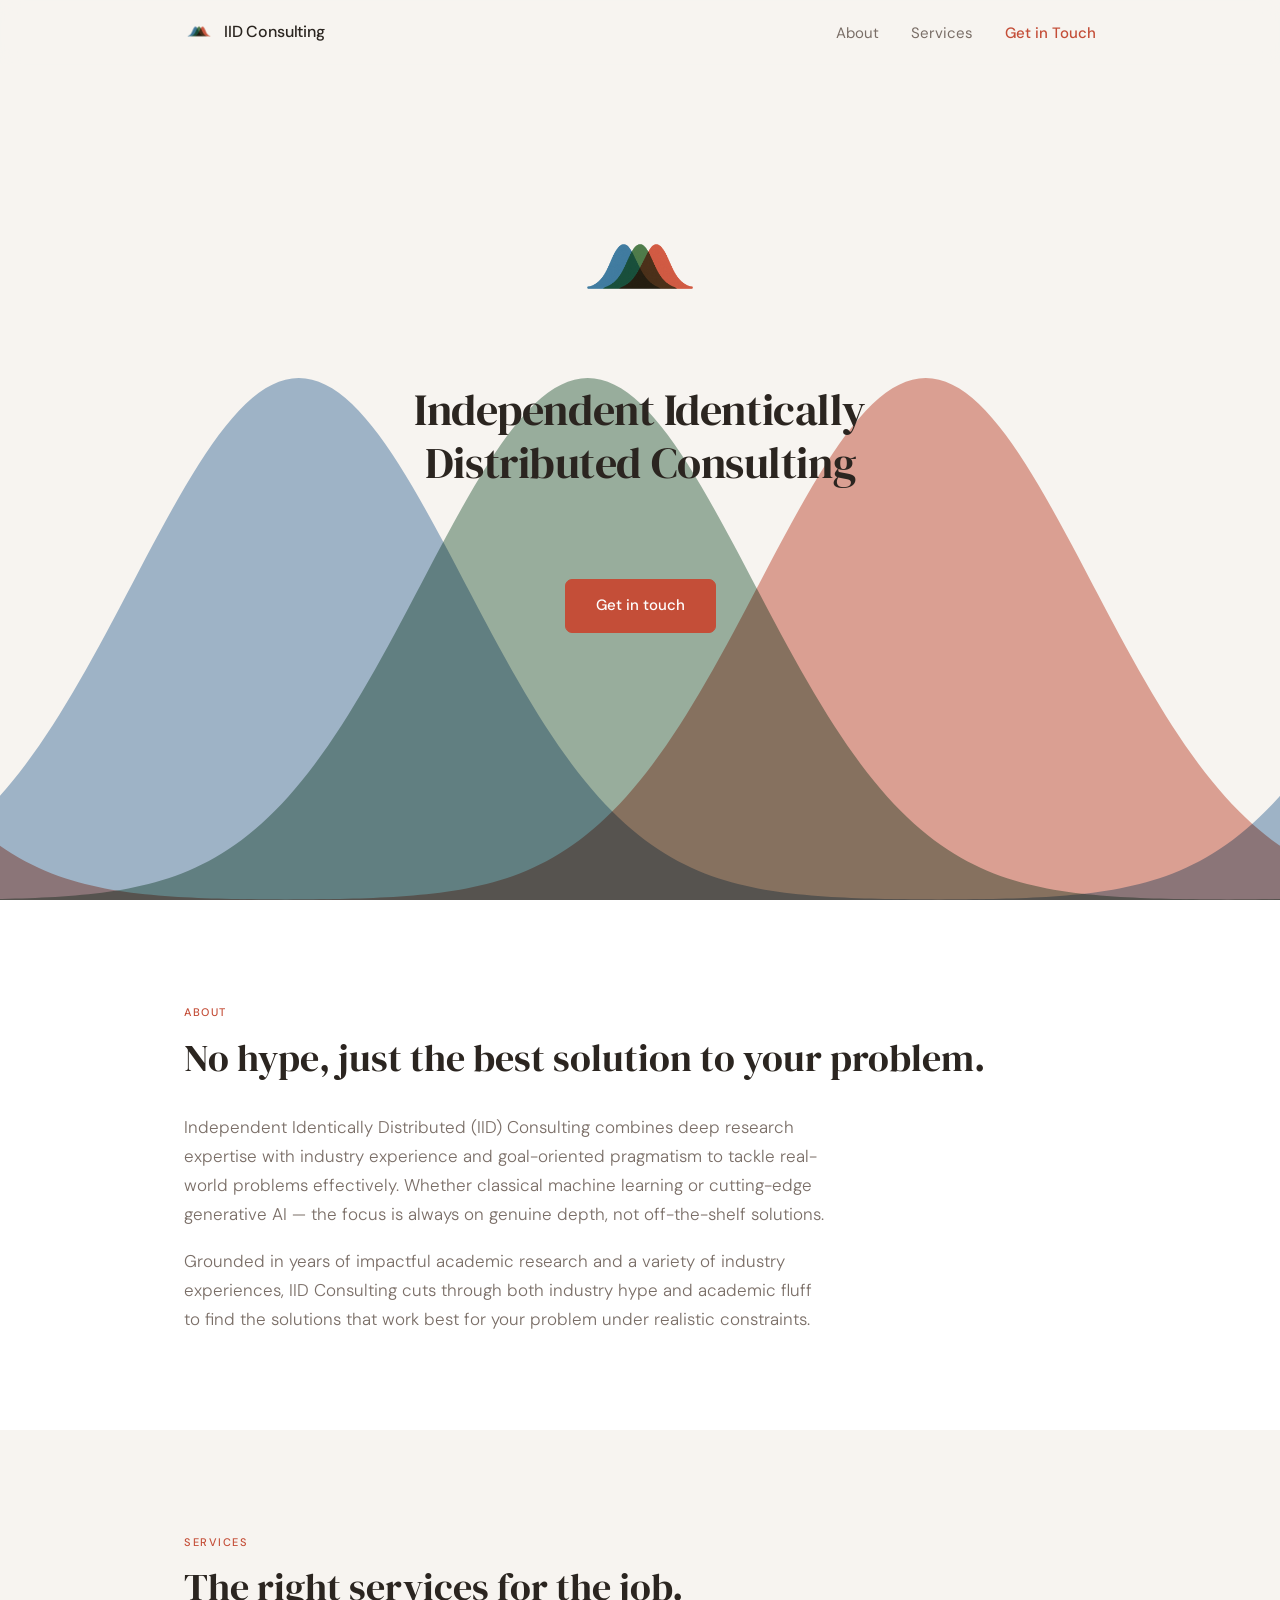
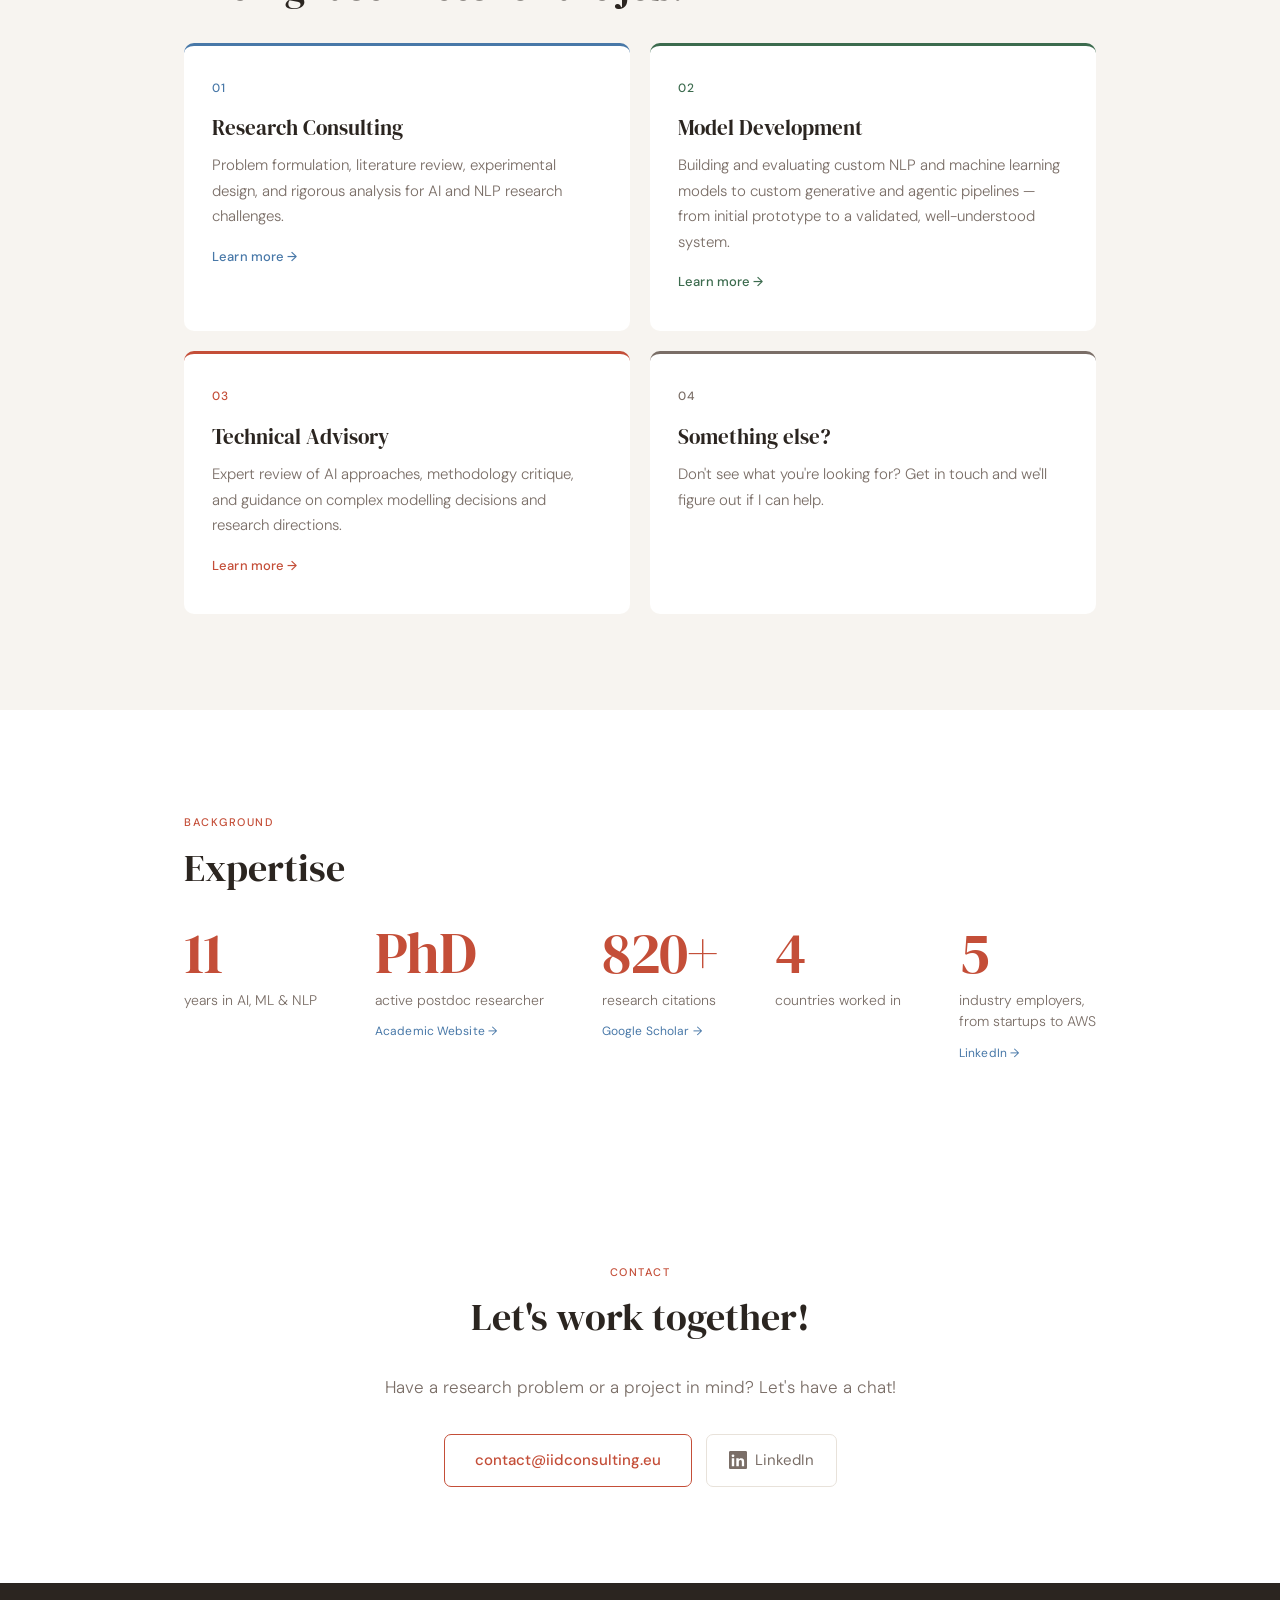
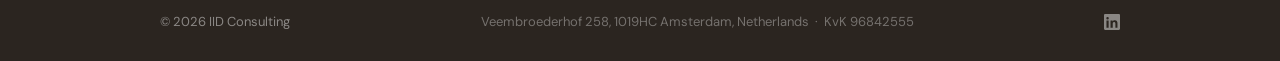
<file: index.html>
<!DOCTYPE html>
<html lang="en">
<head>
  <meta charset="UTF-8">
  <meta name="viewport" content="width=device-width, initial-scale=1.0">
  <meta name="description" content="IID Consulting — Expert Research and Development in Artificial Intelligence, Machine Learning, and Natural Language Processing.">
  <meta property="og:title" content="IID Consulting">
  <meta property="og:description" content="Expert research and development in AI, ML &amp; NLP.">
  <meta property="og:type" content="website">
  <meta property="og:url" content="https://iidconsulting.eu">
  <meta property="og:image" content="https://iidconsulting.eu/img/logo.png">
  <title>IID Consulting</title>
  <link rel="icon" type="image/png" href="img/logo_zoomed.png">
  <link rel="apple-touch-icon" href="img/logo_zoomed.png">
  <link rel="preconnect" href="https://fonts.googleapis.com">
  <link rel="preconnect" href="https://fonts.gstatic.com" crossorigin>
  <link rel="preload" as="style" href="https://fonts.googleapis.com/css2?family=DM+Sans:ital,opsz,wght@0,9..40,300;0,9..40,400;0,9..40,500;1,9..40,300&family=DM+Serif+Display:ital@0;1&display=swap">
  <link href="https://fonts.googleapis.com/css2?family=DM+Sans:ital,opsz,wght@0,9..40,300;0,9..40,400;0,9..40,500;1,9..40,300&family=DM+Serif+Display:ital@0;1&display=swap" rel="stylesheet">
  <link rel="stylesheet" href="style.css">

  <!-- Structured data -->
  <script type="application/ld+json">
  {
    "@context": "https://schema.org",
    "@type": "ProfessionalService",
    "name": "IID Consulting",
    "url": "https://iidconsulting.eu",
    "logo": "https://iidconsulting.eu/img/logo.png",
    "description": "Expert research and development in artificial intelligence, machine learning, and natural language processing.",
    "email": "contact@iidconsulting.eu",
    "address": {
      "@type": "PostalAddress",
      "addressLocality": "Amsterdam",
      "addressCountry": "NL"
    },
    "areaServed": "Worldwide",
    "knowsAbout": ["Artificial Intelligence", "Machine Learning", "Natural Language Processing", "NLP Research", "AI Consulting", "Generative AI", "Agentic AI"]
  }
  </script>

  <!-- Google tag (gtag.js) -->
  <script async src="https://www.googletagmanager.com/gtag/js?id=G-2B59NY2WZ6"></script>
  <script>
    window.dataLayer = window.dataLayer || [];
    function gtag(){dataLayer.push(arguments);}
    gtag('js', new Date());
    gtag('config', 'G-2B59NY2WZ6');
  </script>
</head>
<body>

<nav id="navbar">
  <div class="nav-inner">
    <a href="#" class="nav-brand">
      <img src="img/logo_transparent.png" alt="IID Consulting" class="nav-logo">
      <span class="nav-name">IID Consulting</span>
    </a>
    <ul class="nav-links">
      <li><a href="#about">About</a></li>
      <li class="nav-has-dropdown">
          <a href="#services">Services</a>
          <ul class="nav-dropdown">
            <li><a href="research-consulting.html">Research Consulting</a></li>
            <li><a href="model-development.html">Model Development</a></li>
            <li><a href="technical-advisory.html">Technical Advisory</a></li>
          </ul>
        </li>
      <li><a href="#contact" class="nav-cta">Get in Touch</a></li>
    </ul>
  </div>
</nav>

<main>

  <section id="hero">
    <canvas id="hero-canvas" aria-hidden="true"></canvas>
    <div class="hero-inner">
      <img src="img/logo_transparent.png" alt="IID Consulting" class="hero-logo">
      <h1>Independent Identically<br> Distributed Consulting</h1>
      <p class="hero-sub"><span>Machine Learning</span><span> · </span><span>Natural Language Processing</span><span> · </span><span>Generative AI</span><span> · </span><span>Agentic AI</span></p>
      <a href="#contact" class="btn">Get in touch</a>
    </div>
  </section>

  <section id="about">
    <div class="section-inner">
      <span class="label">About</span>
      <h2>No hype, just the best solution to your problem.</h2>
      <div class="about-text">
        <p>
          Independent Identically Distributed (IID) Consulting combines deep research expertise with industry experience and goal-oriented pragmatism to tackle real-world problems effectively.
          Whether classical machine learning or cutting-edge generative AI — the focus is always on genuine depth, not off-the-shelf solutions.
        </p>
        <p>
          Grounded in years of impactful academic research and a variety of industry experiences,
          IID Consulting cuts through both industry hype and academic fluff to find the solutions that work best for your problem under realistic constraints.
        </p>
      </div>
    </div>
  </section>

  <section id="services">
    <div class="section-inner">
      <span class="label">Services</span>
      <h2>The right services for the job.</h2>
      <div class="services-grid">
        <div class="service-card" style="--accent: var(--blue)">
          <span class="service-num">01</span>
          <h3>Research Consulting</h3>
          <p>Problem formulation, literature review, experimental design, and rigorous analysis for AI and NLP research challenges.</p>
          <a href="research-consulting.html" class="service-link">Learn more →</a>
        </div>
        <div class="service-card" style="--accent: var(--green)">
          <span class="service-num">02</span>
          <h3>Model Development</h3>
          <p>Building and evaluating custom NLP and machine learning models to custom generative and agentic pipelines — from initial prototype to a validated, well-understood system.</p>
          <a href="model-development.html" class="service-link">Learn more →</a>
        </div>
        <div class="service-card" style="--accent: var(--terracotta)">
          <span class="service-num">03</span>
          <h3>Technical Advisory</h3>
          <p>Expert review of AI approaches, methodology critique, and guidance on complex modelling decisions and research directions.</p>
          <a href="technical-advisory.html" class="service-link">Learn more →</a>
        </div>
        <div class="service-card" style="--accent: var(--muted)">
          <span class="service-num">04</span>
          <h3>Something else?</h3>
          <p>Don't see what you're looking for? Get in touch and we'll figure out if I can help.</p>
        </div>
      </div>
    </div>
  </section>

  <section id="credentials">
    <div class="section-inner">
      <span class="label">Background</span>
      <h2>Expertise</h2>
      <div class="credentials-grid">
        <div class="cred-item">
          <span class="cred-num" data-count="14">14</span>
          <span class="cred-label">years in AI, ML & NLP</span>
        </div>
        <div class="cred-item">
          <span class="cred-num">PhD</span>
          <span class="cred-label">active postdoc researcher</span>
          <a href="https://dennisulmer.eu/" target="_blank" rel="noopener noreferrer" class="cred-link">Academic Website →</a>
        </div>
        <div class="cred-item">
          <span class="cred-num" data-count="1000" data-suffix="+">1000+</span>
          <span class="cred-label">research citations</span>
          <a href="https://scholar.google.com/citations?user=rn9WoaEAAAAJ&hl=en" target="_blank" rel="noopener noreferrer" class="cred-link">Google Scholar →</a>
        </div>
        <div class="cred-item">
          <span class="cred-num" data-count="5">5</span>
          <span class="cred-label">countries worked in</span>
        </div>
        <div class="cred-item">
          <span class="cred-num" data-count="6">6</span>
          <span class="cred-label">industry employers,<br> from startups to AWS</span>
          <a href="https://www.linkedin.com/in/dennis-ulmer" target="_blank" rel="noopener noreferrer" class="cred-link">LinkedIn →</a>
        </div>
      </div>
    </div>
  </section>

  <section id="contact">
    <div class="section-inner contact-inner">
      <span class="label">Contact</span>
      <h2>Let's work together!</h2>
      <p class="contact-sub">Have a research problem or a project in mind? Let's have a chat!</p>
      <div class="contact-actions">
        <a href="mailto:contact@iidconsulting.eu" class="btn btn-outline">contact@iidconsulting.eu</a>
        <a href="https://www.linkedin.com/company/107935079" target="_blank" rel="noopener noreferrer" class="btn btn-linkedin" aria-label="LinkedIn">
          <svg xmlns="http://www.w3.org/2000/svg" width="18" height="18" viewBox="0 0 24 24" fill="currentColor" aria-hidden="true"><path d="M20.447 20.452H17.1v-5.569c0-1.328-.027-3.037-1.852-3.037-1.853 0-2.136 1.445-2.136 2.939v5.667H9.768V9.75h3.2v1.533h.046c.447-.844 1.538-1.733 3.166-1.733 3.387 0 4.012 2.229 4.012 5.128v5.774zM5.337 8.217a1.857 1.857 0 1 1 0-3.714 1.857 1.857 0 0 1 0 3.714zM6.958 20.452H3.713V9.75h3.245v10.702zM22.225 0H1.771C.792 0 0 .774 0 1.729v20.542C0 23.227.792 24 1.771 24h20.451C23.2 24 24 23.227 24 22.271V1.729C24 .774 23.2 0 22.225 0z"/></svg>
          LinkedIn
        </a>
      </div>
    </div>
  </section>

</main>

<footer>
  <div class="footer-inner">
    <span>© 2026 IID Consulting</span>
    <span class="footer-meta">Veembroederhof 258, 1019HC Amsterdam, Netherlands &nbsp;·&nbsp; KvK 96842555</span>
    <a href="https://www.linkedin.com/company/107935079" target="_blank" rel="noopener noreferrer" class="footer-linkedin" aria-label="LinkedIn">
      <svg xmlns="http://www.w3.org/2000/svg" width="16" height="16" viewBox="0 0 24 24" fill="currentColor" aria-hidden="true"><path d="M20.447 20.452H17.1v-5.569c0-1.328-.027-3.037-1.852-3.037-1.853 0-2.136 1.445-2.136 2.939v5.667H9.768V9.75h3.2v1.533h.046c.447-.844 1.538-1.733 3.166-1.733 3.387 0 4.012 2.229 4.012 5.128v5.774zM5.337 8.217a1.857 1.857 0 1 1 0-3.714 1.857 1.857 0 0 1 0 3.714zM6.958 20.452H3.713V9.75h3.245v10.702zM22.225 0H1.771C.792 0 0 .774 0 1.729v20.542C0 23.227.792 24 1.771 24h20.451C23.2 24 24 23.227 24 22.271V1.729C24 .774 23.2 0 22.225 0z"/></svg>
    </a>
  </div>
</footer>

<script>
  // Services dropdown toggle for touch devices
  document.querySelectorAll('.nav-has-dropdown').forEach(item => {
    item.querySelector('a').addEventListener('click', e => {
      if (!window.matchMedia('(hover: hover)').matches) {
        e.preventDefault();
        const isOpen = item.classList.contains('open');
        document.querySelectorAll('.nav-has-dropdown').forEach(el => el.classList.remove('open'));
        if (!isOpen) item.classList.add('open');
      }
    });
  });
  document.addEventListener('click', e => {
    if (!e.target.closest('.nav-has-dropdown'))
      document.querySelectorAll('.nav-has-dropdown').forEach(el => el.classList.remove('open'));
  });

  // Nav shadow on scroll
  const navbar = document.getElementById('navbar');
  window.addEventListener('scroll', () => {
    navbar.classList.toggle('scrolled', window.scrollY > 20);
  }, { passive: true });

  // Count-up animation for credentials
  (function () {
    if (window.matchMedia('(prefers-reduced-motion: reduce)').matches) return;
    const section = document.getElementById('credentials');
    const els = section.querySelectorAll('[data-count]');

    const countUp = (el) => {
      const target = +el.dataset.count;
      const suffix = el.dataset.suffix || '';
      const duration = 1200;
      const start = performance.now();
      const tick = (now) => {
        const p = Math.min((now - start) / duration, 1);
        const eased = 1 - Math.pow(1 - p, 3);
        el.textContent = Math.round(eased * target) + suffix;
        if (p < 1) requestAnimationFrame(tick);
      };
      requestAnimationFrame(tick);
    };

    const observer = new IntersectionObserver((entries) => {
      if (entries[0].isIntersecting) {
        els.forEach(countUp);
        observer.disconnect();
      }
    }, { threshold: 0.4 });

    observer.observe(section);
  }());

  // Animated Gaussian curves
  (function () {
    const canvas = document.getElementById('hero-canvas');
    if (!canvas) return;
    const ctx = canvas.getContext('2d');

    const CREAM = '#F7F4F0';
    const CURVES = [
      { color: 'rgba(72, 120, 168, 0.5)',  speed: -13 },
      { color: 'rgba(60, 107, 78,  0.5)',  speed: -32 },
      { color: 'rgba(196, 78, 56,  0.5)',  speed: -21 },
    ];

    let positions;
    let lastTime = null;
    let rafId;

    function resize() {
      canvas.width  = canvas.offsetWidth;
      canvas.height = canvas.offsetHeight;
      if (!positions) {
        positions = [0.25, 0.50, 0.75].map(p => p * canvas.width);
      }
    }

    function drawBell(cx) {
      const w = canvas.width, h = canvas.height;
      const sigma     = Math.max(w * 0.13, h * 0.09);
      const amplitude = h * (w < 768 ? 0.41 : 0.58);
      const extent    = sigma * 5;
      const steps     = 250;

      ctx.beginPath();
      ctx.moveTo(cx - extent, h);
      for (let i = 0; i <= steps; i++) {
        const x = cx - extent + extent * 2 * (i / steps);
        const y = h - amplitude * Math.exp(-((x - cx) ** 2) / (2 * sigma ** 2));
        ctx.lineTo(x, y);
      }
      ctx.lineTo(cx + extent, h);
      ctx.closePath();
      ctx.fill();
    }

    function draw() {
      const w = canvas.width, h = canvas.height;

      ctx.globalCompositeOperation = 'source-over';
      ctx.fillStyle = CREAM;
      ctx.fillRect(0, 0, w, h);

      ctx.globalCompositeOperation = 'multiply';
      CURVES.forEach((curve, i) => {
        ctx.fillStyle = curve.color;
        const x = ((positions[i] % w) + w) % w;
        drawBell(x);
        drawBell(x - w);
        drawBell(x + w);
      });
    }

    function animate(ts) {
      if (lastTime === null) lastTime = ts;
      const dt = Math.min((ts - lastTime) / 1000, 0.05);
      lastTime = ts;
      CURVES.forEach((c, i) => { positions[i] += c.speed * dt; });
      draw();
      rafId = requestAnimationFrame(animate);
    }

    const reduced = window.matchMedia('(prefers-reduced-motion: reduce)');

    function start() {
      resize();
      if (reduced.matches) { draw(); return; }
      rafId = requestAnimationFrame(animate);
    }

    window.addEventListener('resize', () => {
      cancelAnimationFrame(rafId);
      lastTime = null;
      resize();
      if (!reduced.matches) rafId = requestAnimationFrame(animate);
    }, { passive: true });

    start();
  }());
</script>

</body>
</html>
</file>
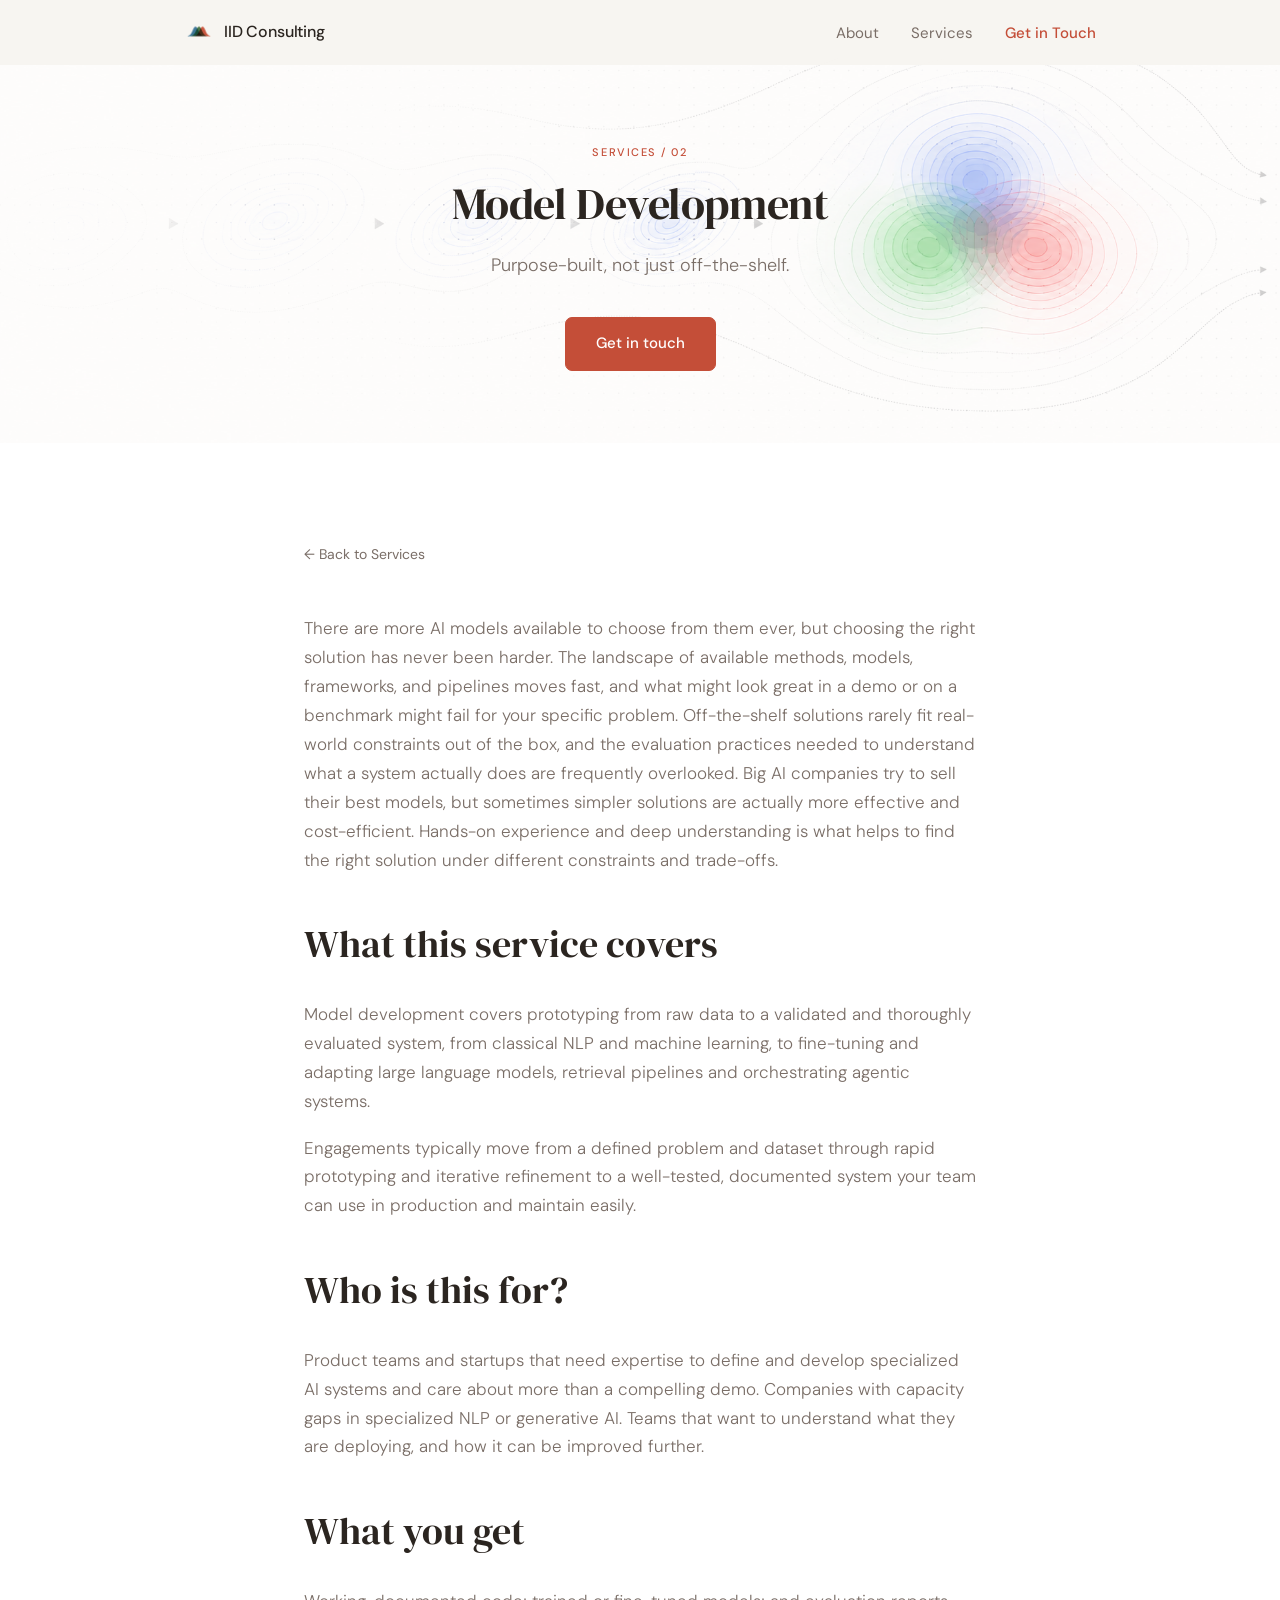
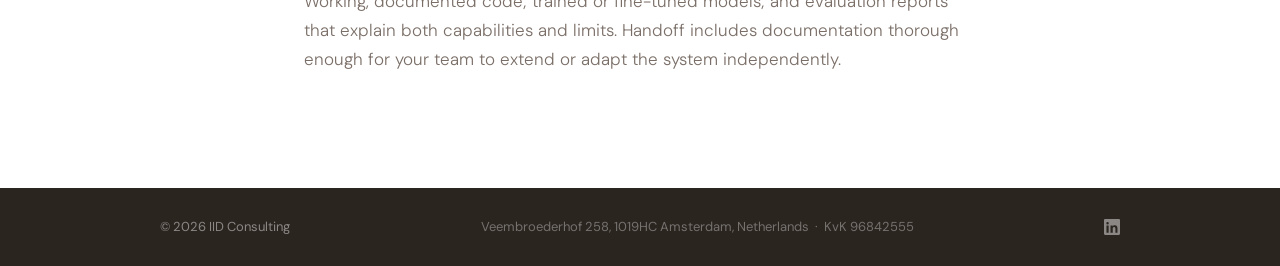
<file: model-development.html>
<!DOCTYPE html>
<html lang="en">
<head>
  <meta charset="UTF-8">
  <meta name="viewport" content="width=device-width, initial-scale=1.0">
  <meta name="description" content="IID Consulting — Custom Model Development for NLP, Machine Learning, and Generative AI.">
  <meta property="og:title" content="Model Development — IID Consulting">
  <meta property="og:description" content="Custom model development for NLP, ML, and Generative AI.">
  <meta property="og:type" content="website">
  <meta property="og:url" content="https://iidconsulting.eu/model-development">
  <meta property="og:image" content="https://iidconsulting.eu/img/logo.png">
  <title>Model Development — IID Consulting</title>
  <link rel="icon" type="image/png" href="img/logo_zoomed.png">
  <link rel="apple-touch-icon" href="img/logo_zoomed.png">
  <link rel="preconnect" href="https://fonts.googleapis.com">
  <link rel="preconnect" href="https://fonts.gstatic.com" crossorigin>
  <link rel="preload" as="style" href="https://fonts.googleapis.com/css2?family=DM+Sans:ital,opsz,wght@0,9..40,300;0,9..40,400;0,9..40,500;1,9..40,300&family=DM+Serif+Display:ital@0;1&display=swap">
  <link href="https://fonts.googleapis.com/css2?family=DM+Sans:ital,opsz,wght@0,9..40,300;0,9..40,400;0,9..40,500;1,9..40,300&family=DM+Serif+Display:ital@0;1&display=swap" rel="stylesheet">
  <link rel="stylesheet" href="style.css">
  <style>
    .page-hero {
      position: relative;
      padding: calc(var(--nav-height) + 72px) 24px 72px;
      text-align: center;
      background-size: cover;
      background-position: center;
      background-color: var(--cream);
    }
    .page-hero::before {
      content: '';
      position: absolute;
      inset: 0;
      background: rgba(247, 244, 240, 0.2);
    }
    .page-hero > * { position: relative; z-index: 1; }
    .page-hero .label { margin-bottom: 16px; }
    .page-hero h1 {
      font-family: var(--font-display);
      font-size: clamp(28px, 5vw, 44px);
      font-weight: 400;
      color: var(--text);
      line-height: 1.2;
      letter-spacing: -0.01em;
      margin-bottom: 20px;
    }
    .page-hero p {
      font-size: clamp(15px, 2.5vw, 18px);
      color: var(--muted);
      font-weight: 300;
      max-width: 560px;
      margin: 0 auto 36px;
    }
    .page-content {
      background: var(--white);
    }
    .page-content .section-inner {
      max-width: 720px;
    }
    .page-content h2 {
      margin-top: 48px;
    }
    .page-content h2:first-child {
      margin-top: 0;
    }
    .page-content p {
      color: var(--muted);
      font-weight: 300;
      font-size: 17px;
      margin-bottom: 18px;
    }
    .back-link {
      display: inline-flex;
      align-items: center;
      gap: 6px;
      font-size: 14px;
      font-weight: 400;
      color: var(--muted);
      text-decoration: none;
      margin-bottom: 48px;
      transition: color 0.15s;
    }
    .back-link:hover { color: var(--text); text-decoration: none; }
  </style>

  <!-- Google tag (gtag.js) -->
  <script async src="https://www.googletagmanager.com/gtag/js?id=G-2B59NY2WZ6"></script>
  <script>
    window.dataLayer = window.dataLayer || [];
    function gtag(){dataLayer.push(arguments);}
    gtag('js', new Date());
    gtag('config', 'G-2B59NY2WZ6');
  </script>
</head>
<body>

<nav id="navbar">
  <div class="nav-inner">
    <a href="index.html" class="nav-brand">
      <img src="img/logo_transparent.png" alt="IID Consulting" class="nav-logo">
      <span class="nav-name">IID Consulting</span>
    </a>
    <ul class="nav-links">
      <li><a href="index.html#about">About</a></li>
      <li class="nav-has-dropdown">
          <a href="index.html#services">Services</a>
          <ul class="nav-dropdown">
            <li><a href="research-consulting.html">Research Consulting</a></li>
            <li><a href="model-development.html">Model Development</a></li>
            <li><a href="technical-advisory.html">Technical Advisory</a></li>
          </ul>
        </li>
      <li><a href="index.html#contact" class="nav-cta">Get in Touch</a></li>
    </ul>
  </div>
</nav>

<main>

  <section class="page-hero" style="background-image: url('img/model_development_v2.png')">
    <span class="label">Services / 02</span>
    <h1>Model Development</h1>
    <p>Purpose-built, not just off-the-shelf.</p>
    <a href="index.html#contact" class="btn">Get in touch</a>
  </section>

  <section class="page-content">
    <div class="section-inner">
      <a href="index.html#services" class="back-link">← Back to Services</a>

      <p>
        There are more AI models available to choose from them ever, but choosing the right solution has never been harder.
        The landscape of available methods, models, frameworks, and pipelines moves fast, and what might look great in a demo or on a benchmark might fail for your specific problem.

        Off-the-shelf solutions rarely fit real-world constraints out of the box, and the evaluation practices needed to understand what a system actually does are frequently overlooked.
        Big AI companies try to sell their best models, but sometimes simpler solutions are actually more effective and cost-efficient.
        Hands-on experience and deep understanding is what helps to find the right solution under different constraints and trade-offs.
      </p>

      <h2>What this service covers</h2>
      <p>Model development covers prototyping from raw data to a validated and thoroughly evaluated system, from classical NLP and machine learning, to fine-tuning and adapting large language models, retrieval pipelines and orchestrating agentic systems.</p>
      <p>Engagements typically move from a defined problem and dataset through rapid prototyping and iterative refinement to a well-tested, documented system your team can use in production and maintain easily.</p>

      <h2>Who is this for?</h2>
      <p>Product teams and startups that need expertise to define and develop specialized AI systems and care about more than a compelling demo.
        Companies with capacity gaps in specialized NLP or generative AI.
        Teams that want to understand what they are deploying, and how it can be improved further.</p>

      <h2>What you get</h2>
      <p>Working, documented code; trained or fine-tuned models; and evaluation reports that explain both capabilities and limits.
        Handoff includes documentation thorough enough for your team to extend or adapt the system independently.</p>
    </div>
  </section>

</main>

<footer>
  <div class="footer-inner">
    <span>© 2026 IID Consulting</span>
    <span class="footer-meta">Veembroederhof 258, 1019HC Amsterdam, Netherlands &nbsp;·&nbsp; KvK 96842555</span>
    <a href="https://www.linkedin.com/company/107935079" target="_blank" rel="noopener noreferrer" class="footer-linkedin" aria-label="LinkedIn">
      <svg xmlns="http://www.w3.org/2000/svg" width="16" height="16" viewBox="0 0 24 24" fill="currentColor" aria-hidden="true"><path d="M20.447 20.452H17.1v-5.569c0-1.328-.027-3.037-1.852-3.037-1.853 0-2.136 1.445-2.136 2.939v5.667H9.768V9.75h3.2v1.533h.046c.447-.844 1.538-1.733 3.166-1.733 3.387 0 4.012 2.229 4.012 5.128v5.774zM5.337 8.217a1.857 1.857 0 1 1 0-3.714 1.857 1.857 0 0 1 0 3.714zM6.958 20.452H3.713V9.75h3.245v10.702zM22.225 0H1.771C.792 0 0 .774 0 1.729v20.542C0 23.227.792 24 1.771 24h20.451C23.2 24 24 23.227 24 22.271V1.729C24 .774 23.2 0 22.225 0z"/></svg>
    </a>
  </div>
</footer>

<script>
  document.querySelectorAll('.nav-has-dropdown').forEach(item => {
    item.querySelector('a').addEventListener('click', e => {
      if (!window.matchMedia('(hover: hover)').matches) {
        e.preventDefault();
        const isOpen = item.classList.contains('open');
        document.querySelectorAll('.nav-has-dropdown').forEach(el => el.classList.remove('open'));
        if (!isOpen) item.classList.add('open');
      }
    });
  });
  document.addEventListener('click', e => {
    if (!e.target.closest('.nav-has-dropdown'))
      document.querySelectorAll('.nav-has-dropdown').forEach(el => el.classList.remove('open'));
  });

  const navbar = document.getElementById('navbar');
  window.addEventListener('scroll', () => {
    navbar.classList.toggle('scrolled', window.scrollY > 20);
  }, { passive: true });
</script>

</body>
</html>
</file>
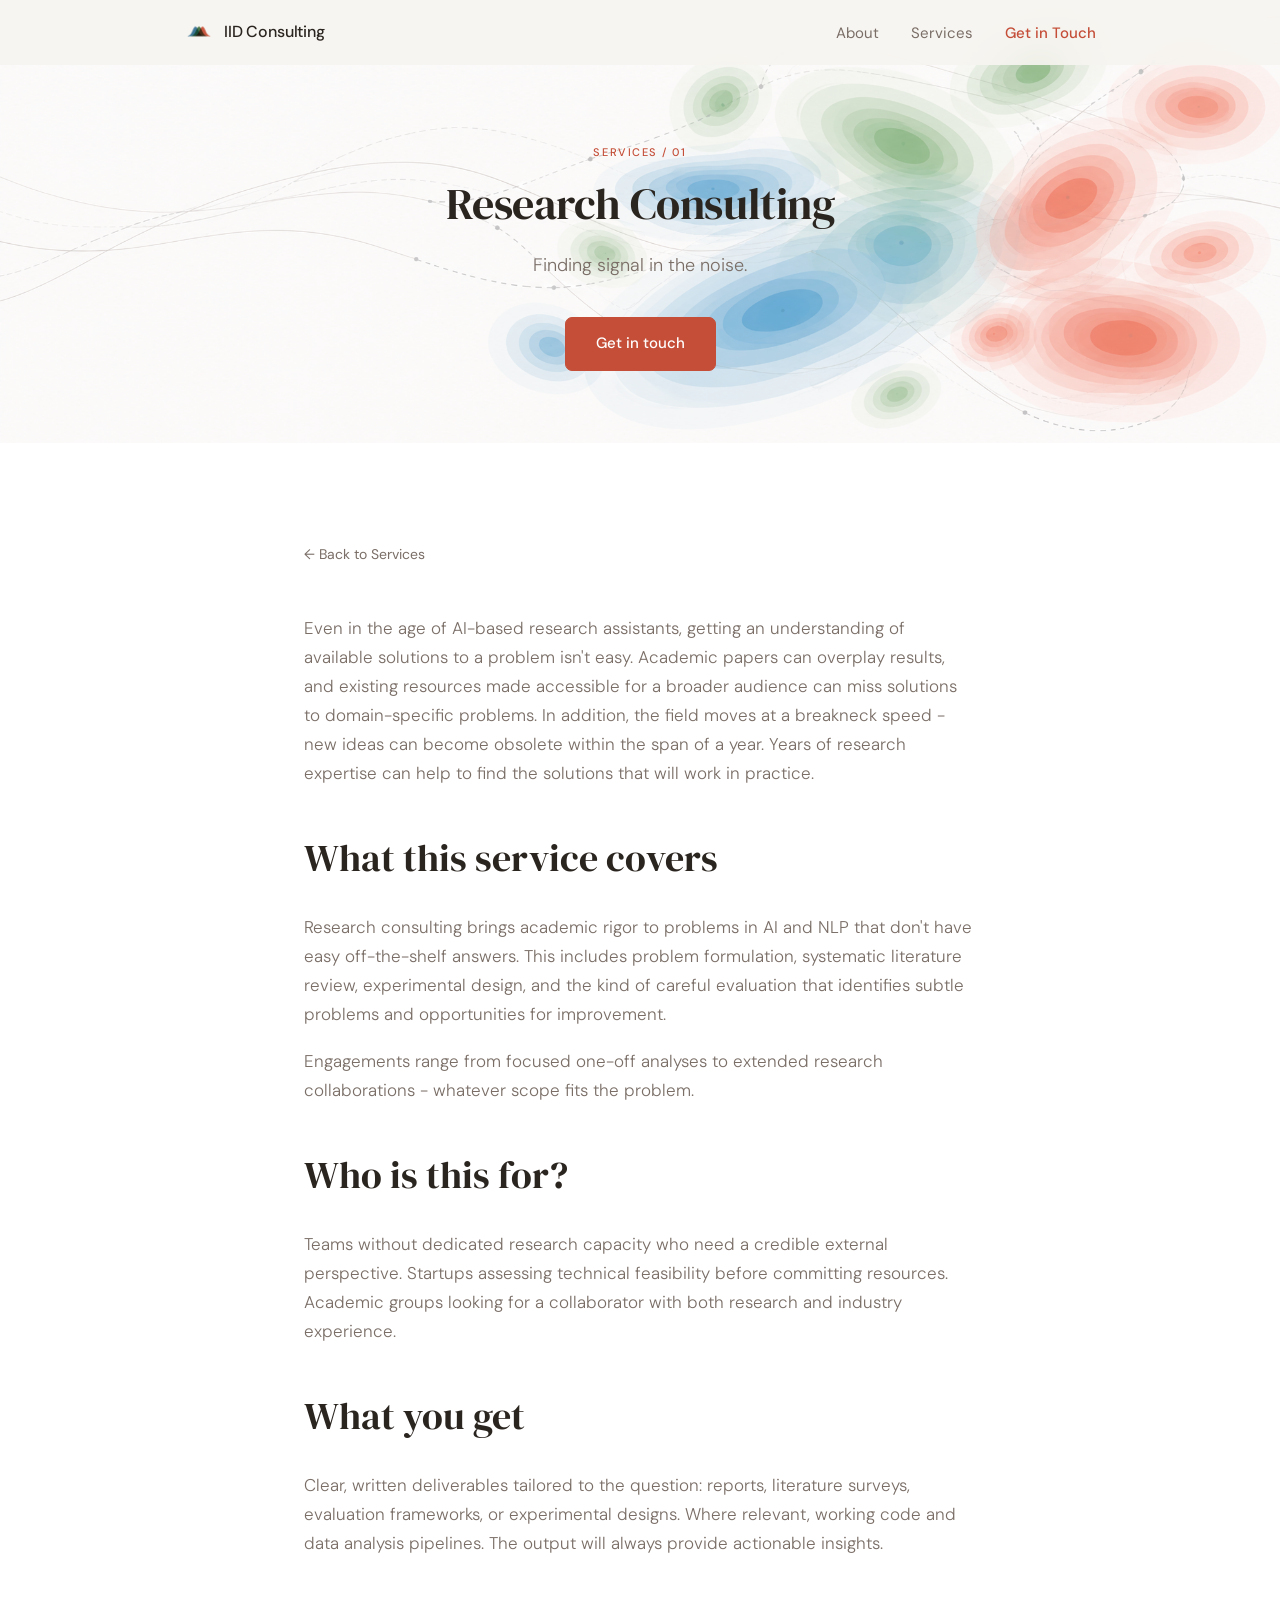
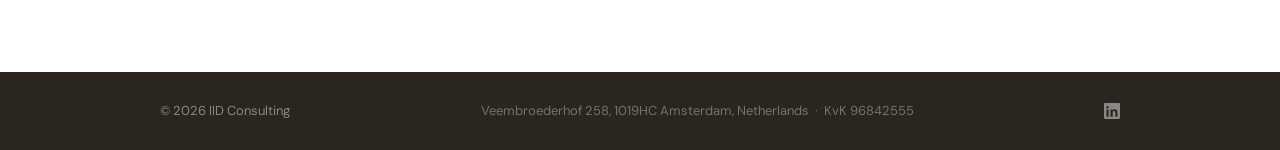
<file: research-consulting.html>
<!DOCTYPE html>
<html lang="en">
<head>
  <meta charset="UTF-8">
  <meta name="viewport" content="width=device-width, initial-scale=1.0">
  <meta name="description" content="IID Consulting — Research Consulting in AI, Machine Learning, and Natural Language Processing.">
  <meta property="og:title" content="Research Consulting — IID Consulting">
  <meta property="og:description" content="Research Consulting in AI, ML &amp; NLP.">
  <meta property="og:type" content="website">
  <meta property="og:url" content="https://iidconsulting.eu/research-consulting">
  <meta property="og:image" content="https://iidconsulting.eu/img/logo.png">
  <title>Research Consulting — IID Consulting</title>
  <link rel="icon" type="image/png" href="img/logo_zoomed.png">
  <link rel="apple-touch-icon" href="img/logo_zoomed.png">
  <link rel="preconnect" href="https://fonts.googleapis.com">
  <link rel="preconnect" href="https://fonts.gstatic.com" crossorigin>
  <link rel="preload" as="style" href="https://fonts.googleapis.com/css2?family=DM+Sans:ital,opsz,wght@0,9..40,300;0,9..40,400;0,9..40,500;1,9..40,300&family=DM+Serif+Display:ital@0;1&display=swap">
  <link href="https://fonts.googleapis.com/css2?family=DM+Sans:ital,opsz,wght@0,9..40,300;0,9..40,400;0,9..40,500;1,9..40,300&family=DM+Serif+Display:ital@0;1&display=swap" rel="stylesheet">
  <link rel="stylesheet" href="style.css">
  <style>
    .page-hero {
      position: relative;
      padding: calc(var(--nav-height) + 72px) 24px 72px;
      text-align: center;
      background-size: cover;
      background-position: center;
      background-color: var(--cream);
    }
    .page-hero::before {
      content: '';
      position: absolute;
      inset: 0;
      background: rgba(247, 244, 240, 0.05);
    }
    .page-hero > * { position: relative; z-index: 1; }
    .page-hero .label { margin-bottom: 16px; }
    .page-hero h1 {
      font-family: var(--font-display);
      font-size: clamp(28px, 5vw, 44px);
      font-weight: 400;
      color: var(--text);
      line-height: 1.2;
      letter-spacing: -0.01em;
      margin-bottom: 20px;
    }
    .page-hero p {
      font-size: clamp(15px, 2.5vw, 18px);
      color: var(--muted);
      font-weight: 300;
      max-width: 560px;
      margin: 0 auto 36px;
    }
    .page-content {
      background: var(--white);
    }
    .page-content .section-inner {
      max-width: 720px;
    }
    .page-content h2 {
      margin-top: 48px;
    }
    .page-content h2:first-child {
      margin-top: 0;
    }
    .page-content p {
      color: var(--muted);
      font-weight: 300;
      font-size: 17px;
      margin-bottom: 18px;
    }
    .back-link {
      display: inline-flex;
      align-items: center;
      gap: 6px;
      font-size: 14px;
      font-weight: 400;
      color: var(--muted);
      text-decoration: none;
      margin-bottom: 48px;
      transition: color 0.15s;
    }
    .back-link:hover { color: var(--text); text-decoration: none; }
  </style>

  <!-- Google tag (gtag.js) -->
  <script async src="https://www.googletagmanager.com/gtag/js?id=G-2B59NY2WZ6"></script>
  <script>
    window.dataLayer = window.dataLayer || [];
    function gtag(){dataLayer.push(arguments);}
    gtag('js', new Date());
    gtag('config', 'G-2B59NY2WZ6');
  </script>
</head>
<body>

<nav id="navbar">
  <div class="nav-inner">
    <a href="index.html" class="nav-brand">
      <img src="img/logo_transparent.png" alt="IID Consulting" class="nav-logo">
      <span class="nav-name">IID Consulting</span>
    </a>
    <ul class="nav-links">
      <li><a href="index.html#about">About</a></li>
      <li class="nav-has-dropdown">
          <a href="index.html#services">Services</a>
          <ul class="nav-dropdown">
            <li><a href="research-consulting.html">Research Consulting</a></li>
            <li><a href="model-development.html">Model Development</a></li>
            <li><a href="technical-advisory.html">Technical Advisory</a></li>
          </ul>
        </li>
      <li><a href="index.html#contact" class="nav-cta">Get in Touch</a></li>
    </ul>
  </div>
</nav>

<main>

  <section class="page-hero" style="background-image: url('img/research_consulting_v2.png')">
    <span class="label">Services / 01</span>
    <h1>Research Consulting</h1>
    <p>Finding signal in the noise.</p>
    <a href="index.html#contact" class="btn">Get in touch</a>
  </section>

  <section class="page-content">
    <div class="section-inner">
      <a href="index.html#services" class="back-link">← Back to Services</a>

      <p>Even in the age of AI-based research assistants, getting an understanding of available solutions to a problem isn't easy.
        Academic papers can overplay results, and existing resources made accessible for a broader audience can miss solutions to domain-specific problems.
        In addition, the field moves at a breakneck speed - new ideas can become obsolete within the span of a year.
        Years of research expertise can help to find the solutions that will work in practice.
      </p>

      <h2>What this service covers</h2>
      <p>Research consulting brings academic rigor to problems in AI and NLP that don't have easy off-the-shelf answers.
        This includes problem formulation, systematic literature review, experimental design, and the kind of careful evaluation that identifies subtle problems and opportunities for improvement.</p>
      <p>Engagements range from focused one-off analyses to extended research collaborations - whatever scope fits the problem.</p>

      <h2>Who is this for?</h2>
      <p>Teams without dedicated research capacity who need a credible external perspective.
        Startups assessing technical feasibility before committing resources.
        Academic groups looking for a collaborator with both research and industry experience.</p>

      <h2>What you get</h2>
      <p>Clear, written deliverables tailored to the question: reports, literature surveys, evaluation frameworks, or experimental designs.
        Where relevant, working code and data analysis pipelines. The output will always provide actionable insights.</p>
    </div>
  </section>

</main>

<footer>
  <div class="footer-inner">
    <span>© 2026 IID Consulting</span>
    <span class="footer-meta">Veembroederhof 258, 1019HC Amsterdam, Netherlands &nbsp;·&nbsp; KvK 96842555</span>
    <a href="https://www.linkedin.com/company/107935079" target="_blank" rel="noopener noreferrer" class="footer-linkedin" aria-label="LinkedIn">
      <svg xmlns="http://www.w3.org/2000/svg" width="16" height="16" viewBox="0 0 24 24" fill="currentColor" aria-hidden="true"><path d="M20.447 20.452H17.1v-5.569c0-1.328-.027-3.037-1.852-3.037-1.853 0-2.136 1.445-2.136 2.939v5.667H9.768V9.75h3.2v1.533h.046c.447-.844 1.538-1.733 3.166-1.733 3.387 0 4.012 2.229 4.012 5.128v5.774zM5.337 8.217a1.857 1.857 0 1 1 0-3.714 1.857 1.857 0 0 1 0 3.714zM6.958 20.452H3.713V9.75h3.245v10.702zM22.225 0H1.771C.792 0 0 .774 0 1.729v20.542C0 23.227.792 24 1.771 24h20.451C23.2 24 24 23.227 24 22.271V1.729C24 .774 23.2 0 22.225 0z"/></svg>
    </a>
  </div>
</footer>

<script>
  document.querySelectorAll('.nav-has-dropdown').forEach(item => {
    item.querySelector('a').addEventListener('click', e => {
      if (!window.matchMedia('(hover: hover)').matches) {
        e.preventDefault();
        const isOpen = item.classList.contains('open');
        document.querySelectorAll('.nav-has-dropdown').forEach(el => el.classList.remove('open'));
        if (!isOpen) item.classList.add('open');
      }
    });
  });
  document.addEventListener('click', e => {
    if (!e.target.closest('.nav-has-dropdown'))
      document.querySelectorAll('.nav-has-dropdown').forEach(el => el.classList.remove('open'));
  });

  const navbar = document.getElementById('navbar');
  window.addEventListener('scroll', () => {
    navbar.classList.toggle('scrolled', window.scrollY > 20);
  }, { passive: true });
</script>

</body>
</html>
</file>
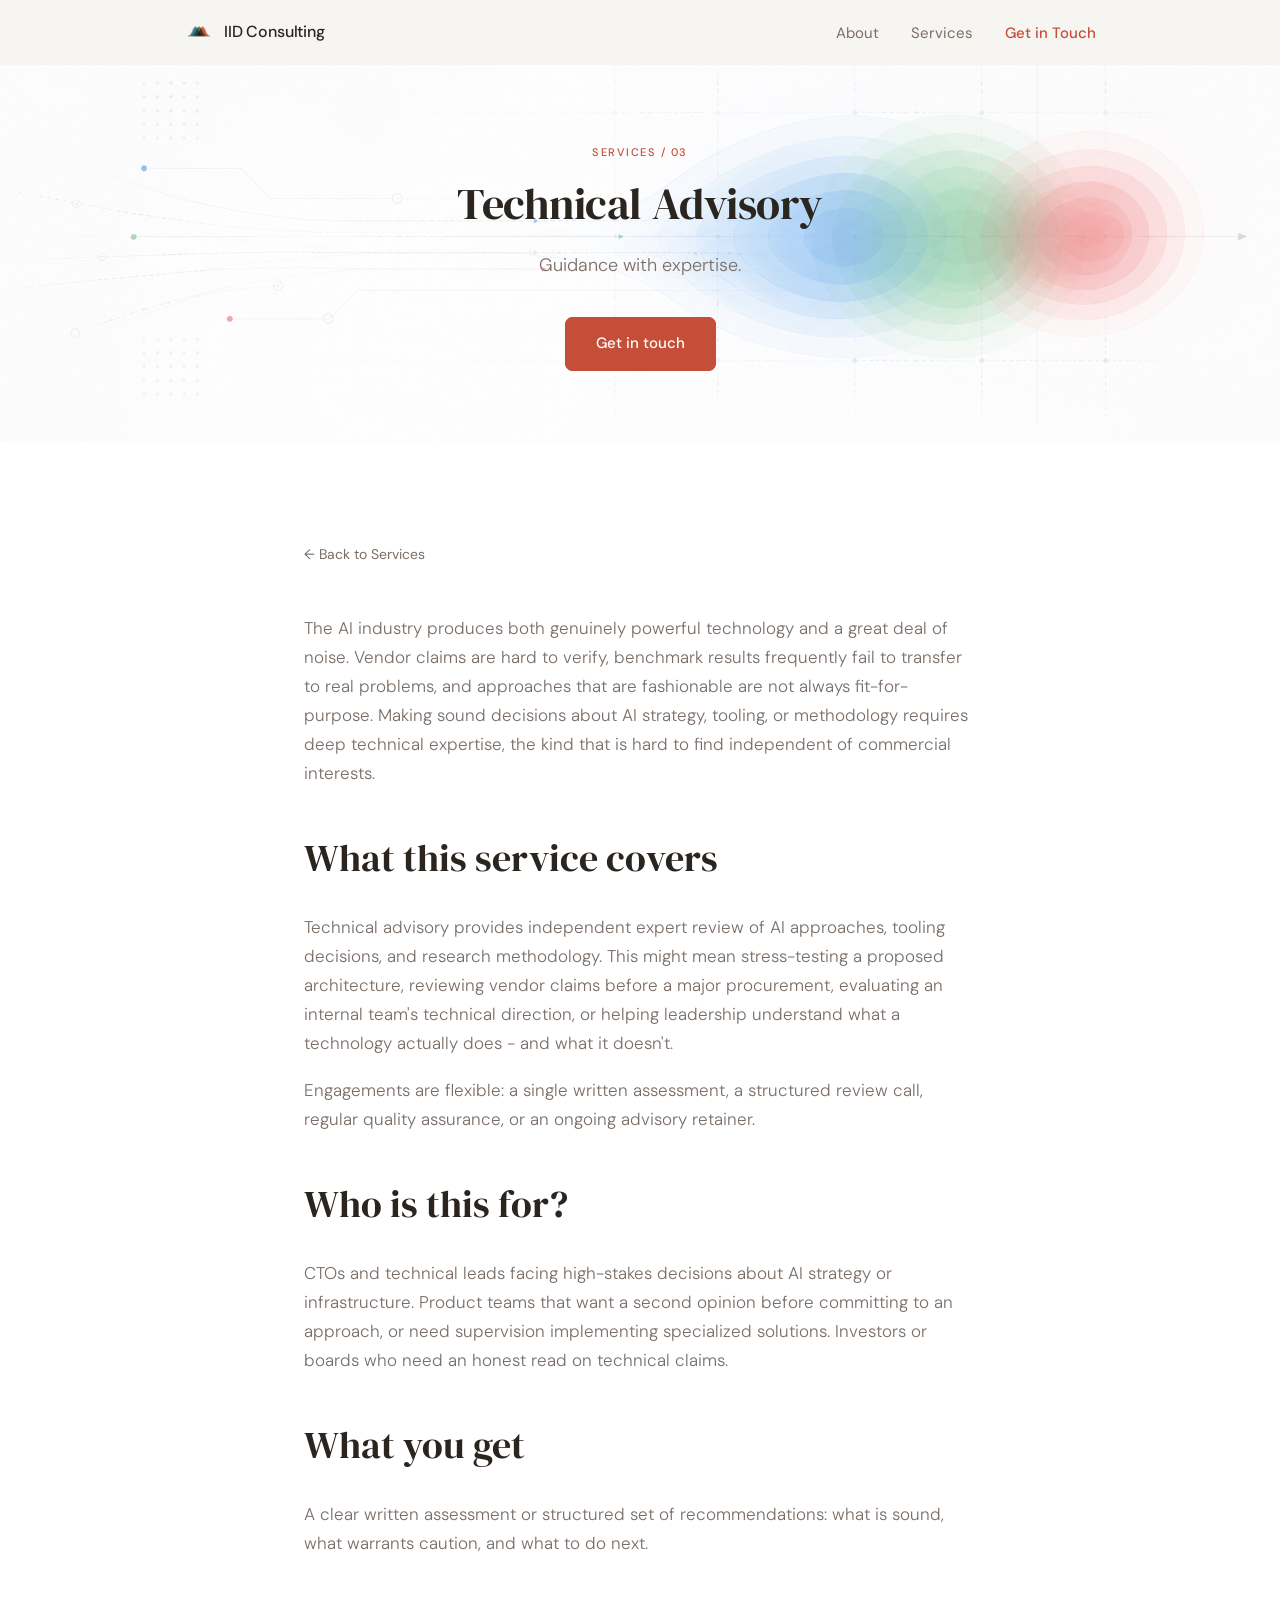
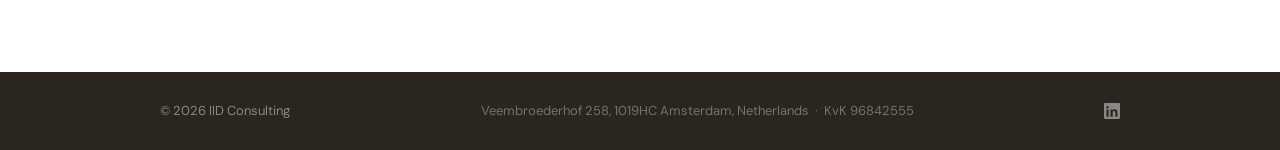
<file: technical-advisory.html>
<!DOCTYPE html>
<html lang="en">
<head>
  <meta charset="UTF-8">
  <meta name="viewport" content="width=device-width, initial-scale=1.0">
  <meta name="description" content="IID Consulting — Technical Advisory for AI strategy, model selection, and research direction.">
  <meta property="og:title" content="Technical Advisory — IID Consulting">
  <meta property="og:description" content="Technical advisory for AI strategy, model selection, and research direction.">
  <meta property="og:type" content="website">
  <meta property="og:url" content="https://iidconsulting.eu/technical-advisory">
  <meta property="og:image" content="https://iidconsulting.eu/img/logo.png">
  <title>Technical Advisory — IID Consulting</title>
  <link rel="icon" type="image/png" href="img/logo_zoomed.png">
  <link rel="apple-touch-icon" href="img/logo_zoomed.png">
  <link rel="preconnect" href="https://fonts.googleapis.com">
  <link rel="preconnect" href="https://fonts.gstatic.com" crossorigin>
  <link rel="preload" as="style" href="https://fonts.googleapis.com/css2?family=DM+Sans:ital,opsz,wght@0,9..40,300;0,9..40,400;0,9..40,500;1,9..40,300&family=DM+Serif+Display:ital@0;1&display=swap">
  <link href="https://fonts.googleapis.com/css2?family=DM+Sans:ital,opsz,wght@0,9..40,300;0,9..40,400;0,9..40,500;1,9..40,300&family=DM+Serif+Display:ital@0;1&display=swap" rel="stylesheet">
  <link rel="stylesheet" href="style.css">
  <style>
    .page-hero {
      position: relative;
      padding: calc(var(--nav-height) + 72px) 24px 72px;
      text-align: center;
      background-size: cover;
      background-position: center;
      background-color: var(--cream);
    }
    .page-hero::before {
      content: '';
      position: absolute;
      inset: 0;
      background: rgba(247, 244, 240, 0.05);
    }
    .page-hero > * { position: relative; z-index: 1; }
    .page-hero .label { margin-bottom: 16px; }
    .page-hero h1 {
      font-family: var(--font-display);
      font-size: clamp(28px, 5vw, 44px);
      font-weight: 400;
      color: var(--text);
      line-height: 1.2;
      letter-spacing: -0.01em;
      margin-bottom: 20px;
    }
    .page-hero p {
      font-size: clamp(15px, 2.5vw, 18px);
      color: var(--muted);
      font-weight: 300;
      max-width: 560px;
      margin: 0 auto 36px;
    }
    .page-content {
      background: var(--white);
    }
    .page-content .section-inner {
      max-width: 720px;
    }
    .page-content h2 {
      margin-top: 48px;
    }
    .page-content h2:first-child {
      margin-top: 0;
    }
    .page-content p {
      color: var(--muted);
      font-weight: 300;
      font-size: 17px;
      margin-bottom: 18px;
    }
    .back-link {
      display: inline-flex;
      align-items: center;
      gap: 6px;
      font-size: 14px;
      font-weight: 400;
      color: var(--muted);
      text-decoration: none;
      margin-bottom: 48px;
      transition: color 0.15s;
    }
    .back-link:hover { color: var(--text); text-decoration: none; }
  </style>

  <!-- Google tag (gtag.js) -->
  <script async src="https://www.googletagmanager.com/gtag/js?id=G-2B59NY2WZ6"></script>
  <script>
    window.dataLayer = window.dataLayer || [];
    function gtag(){dataLayer.push(arguments);}
    gtag('js', new Date());
    gtag('config', 'G-2B59NY2WZ6');
  </script>
</head>
<body>

<nav id="navbar">
  <div class="nav-inner">
    <a href="index.html" class="nav-brand">
      <img src="img/logo_transparent.png" alt="IID Consulting" class="nav-logo">
      <span class="nav-name">IID Consulting</span>
    </a>
    <ul class="nav-links">
      <li><a href="index.html#about">About</a></li>
      <li class="nav-has-dropdown">
          <a href="index.html#services">Services</a>
          <ul class="nav-dropdown">
            <li><a href="research-consulting.html">Research Consulting</a></li>
            <li><a href="model-development.html">Model Development</a></li>
            <li><a href="technical-advisory.html">Technical Advisory</a></li>
          </ul>
        </li>
      <li><a href="index.html#contact" class="nav-cta">Get in Touch</a></li>
    </ul>
  </div>
</nav>

<main>

  <section class="page-hero" style="background-image: url('img/technical_advisory.png')">
    <span class="label">Services / 03</span>
    <h1>Technical Advisory</h1>
    <p>Guidance with expertise.</p>
    <a href="index.html#contact" class="btn">Get in touch</a>
  </section>

  <section class="page-content">
    <div class="section-inner">
      <a href="index.html#services" class="back-link">← Back to Services</a>

      <p>The AI industry produces both genuinely powerful technology and a great deal of noise.
        Vendor claims are hard to verify, benchmark results frequently fail to transfer to real problems, and approaches that are fashionable are not always fit-for-purpose.
        Making sound decisions about AI strategy, tooling, or methodology requires deep technical expertise, the kind that is hard to find independent of commercial interests.
      </p>

      <h2>What this service covers</h2>
      <p>Technical advisory provides independent expert review of AI approaches, tooling decisions, and research methodology.
        This might mean stress-testing a proposed architecture, reviewing vendor claims before a major procurement, evaluating an internal team's technical direction, or helping leadership understand what a technology actually does - and what it doesn't.</p>
      <p>Engagements are flexible: a single written assessment, a structured review call, regular quality assurance, or an ongoing advisory retainer.</p>

      <h2>Who is this for?</h2>
      <p>CTOs and technical leads facing high-stakes decisions about AI strategy or infrastructure.
        Product teams that want a second opinion before committing to an approach, or need supervision implementing specialized solutions.
        Investors or boards who need an honest read on technical claims.</p>

      <h2>What you get</h2>
      <p>A clear written assessment or structured set of recommendations: what is sound, what warrants caution, and what to do next.</p>
    </div>
  </section>

</main>

<footer>
  <div class="footer-inner">
    <span>© 2026 IID Consulting</span>
    <span class="footer-meta">Veembroederhof 258, 1019HC Amsterdam, Netherlands &nbsp;·&nbsp; KvK 96842555</span>
    <a href="https://www.linkedin.com/company/107935079" target="_blank" rel="noopener noreferrer" class="footer-linkedin" aria-label="LinkedIn">
      <svg xmlns="http://www.w3.org/2000/svg" width="16" height="16" viewBox="0 0 24 24" fill="currentColor" aria-hidden="true"><path d="M20.447 20.452H17.1v-5.569c0-1.328-.027-3.037-1.852-3.037-1.853 0-2.136 1.445-2.136 2.939v5.667H9.768V9.75h3.2v1.533h.046c.447-.844 1.538-1.733 3.166-1.733 3.387 0 4.012 2.229 4.012 5.128v5.774zM5.337 8.217a1.857 1.857 0 1 1 0-3.714 1.857 1.857 0 0 1 0 3.714zM6.958 20.452H3.713V9.75h3.245v10.702zM22.225 0H1.771C.792 0 0 .774 0 1.729v20.542C0 23.227.792 24 1.771 24h20.451C23.2 24 24 23.227 24 22.271V1.729C24 .774 23.2 0 22.225 0z"/></svg>
    </a>
  </div>
</footer>

<script>
  document.querySelectorAll('.nav-has-dropdown').forEach(item => {
    item.querySelector('a').addEventListener('click', e => {
      if (!window.matchMedia('(hover: hover)').matches) {
        e.preventDefault();
        const isOpen = item.classList.contains('open');
        document.querySelectorAll('.nav-has-dropdown').forEach(el => el.classList.remove('open'));
        if (!isOpen) item.classList.add('open');
      }
    });
  });
  document.addEventListener('click', e => {
    if (!e.target.closest('.nav-has-dropdown'))
      document.querySelectorAll('.nav-has-dropdown').forEach(el => el.classList.remove('open'));
  });

  const navbar = document.getElementById('navbar');
  window.addEventListener('scroll', () => {
    navbar.classList.toggle('scrolled', window.scrollY > 20);
  }, { passive: true });
</script>

</body>
</html>
</file>
<file: style.css>
/* === Variables === */
:root {
  --blue:       #4878A8;
  --green:      #3C6B4E;
  --terracotta: #C44E38;
  --cream:      #F7F4F0;
  --white:      #FFFFFF;
  --text:       #2B2520;
  --muted:      #7A6E67;
  --border:     #E8E2DA;

  --nav-height:   64px;
  --section-pad:  96px;
  --inner-max:    960px;

  --font-body:    'DM Sans', system-ui, sans-serif;
  --font-display: 'DM Serif Display', Georgia, serif;
}

/* === Reset & Base === */
*, *::before, *::after {
  box-sizing: border-box;
  margin: 0;
  padding: 0;
}

html {
  scroll-behavior: smooth;
}

body {
  font-family: var(--font-body);
  font-size: 17px;
  line-height: 1.7;
  color: var(--text);
  background: var(--cream);
}

a {
  color: var(--blue);
  text-decoration: none;
}

a:hover {
  text-decoration: underline;
}

/* === Nav === */
#navbar {
  position: fixed;
  top: 0;
  left: 0;
  right: 0;
  z-index: 100;
  background: rgba(247, 244, 240, 0.90);
  backdrop-filter: blur(10px);
  -webkit-backdrop-filter: blur(10px);
  border-bottom: 1px solid transparent;
  transition: border-color 0.25s, box-shadow 0.25s;
}

#navbar.scrolled {
  border-bottom-color: var(--border);
  box-shadow: 0 2px 16px rgba(43, 37, 32, 0.07);
}

.nav-inner {
  max-width: var(--inner-max);
  margin: 0 auto;
  padding: 0 24px;
  height: var(--nav-height);
  display: flex;
  align-items: center;
  justify-content: space-between;
}

.nav-brand {
  display: flex;
  align-items: center;
  gap: 10px;
  text-decoration: none;
}

.nav-brand:hover {
  text-decoration: none;
}

.nav-logo {
  height: 30px;
  width: auto;
  mix-blend-mode: multiply;
}

.nav-name {
  font-size: 16px;
  font-weight: 500;
  color: var(--text);
  letter-spacing: -0.01em;
}

.nav-links {
  list-style: none;
  display: flex;
  align-items: center;
  gap: 32px;
}

.nav-links a {
  font-size: 15px;
  font-weight: 400;
  color: var(--muted);
  text-decoration: none;
  transition: color 0.15s;
}

.nav-links a:hover {
  color: var(--text);
  text-decoration: none;
}

.nav-cta {
  color: var(--terracotta) !important;
  font-weight: 500 !important;
}

.nav-has-dropdown {
  position: relative;
}

.nav-dropdown {
  position: absolute;
  top: 100%;
  left: 50%;
  transform: translateX(-50%) translateY(-6px);
  list-style: none;
  background: var(--white);
  border: 1px solid var(--border);
  border-radius: 8px;
  box-shadow: 0 8px 24px rgba(43, 37, 32, 0.10);
  padding: 16px 6px 6px;
  min-width: 200px;
  opacity: 0;
  visibility: hidden;
  transition: opacity 0.15s, transform 0.15s, visibility 0.15s;
  pointer-events: none;
  z-index: 200;
}

.nav-has-dropdown:hover .nav-dropdown,
.nav-has-dropdown.open .nav-dropdown {
  opacity: 1;
  visibility: visible;
  transform: translateX(-50%) translateY(0);
  pointer-events: auto;
}

@media (max-width: 480px) {
  .nav-dropdown {
    left: auto;
    right: -8px;
    transform: translateY(-6px);
  }
  .nav-has-dropdown:hover .nav-dropdown,
  .nav-has-dropdown.open .nav-dropdown {
    transform: translateY(0);
  }
}

.nav-dropdown a {
  display: block;
  padding: 8px 12px;
  font-size: 14px;
  color: var(--muted);
  border-radius: 5px;
  white-space: nowrap;
  transition: background 0.12s, color 0.12s;
}

.nav-dropdown a:hover {
  background: var(--cream);
  color: var(--text);
  text-decoration: none;
}

.nav-cta:hover {
  color: #ad4130 !important;
}

/* === Hero === */
#hero {
  position: relative;
  overflow: hidden;
  min-height: 100svh;
  display: flex;
  align-items: center;
  justify-content: center;
  background: var(--cream);
  padding: calc(var(--nav-height) + 48px) 24px 180px;
  text-align: center;
}

#hero-canvas {
  position: absolute;
  inset: 0;
  width: 100%;
  height: 100%;
}

.hero-inner {
  position: relative;
  z-index: 1;
  max-width: 640px;
}

.hero-logo {
  width: 140px;
  height: auto;
  margin-bottom: 36px;
}

#hero h1 {
  font-family: var(--font-display);
  font-size: clamp(28px, 5vw, 44px);
  font-weight: 400;
  line-height: 1.2;
  color: var(--text);
  margin-bottom: 20px;
  letter-spacing: -0.01em;
}

.hero-sub {
  font-size: clamp(15px, 2.5vw, 18px);
  background: linear-gradient(90deg, #1e4a78 0%, #1a3d28 55%, #7a2015 100%);
  -webkit-background-clip: text;
  -webkit-text-fill-color: transparent;
  background-clip: text;
  font-weight: 300;
  margin-bottom: 40px;
  line-height: 1.65;
}

@keyframes hero-term-in {
  from { opacity: 0; filter: blur(6px); }
  to   { opacity: 1; filter: blur(0); }
}

.hero-sub span {
  opacity: 0;
  animation: hero-term-in 0.55s ease forwards;
}

.hero-sub span:nth-child(1) { animation-delay: 0.15s; }
.hero-sub span:nth-child(2) { animation-delay: 0.40s; }
.hero-sub span:nth-child(3) { animation-delay: 0.40s; }
.hero-sub span:nth-child(4) { animation-delay: 0.65s; }
.hero-sub span:nth-child(5) { animation-delay: 0.65s; }
.hero-sub span:nth-child(6) { animation-delay: 0.90s; }
.hero-sub span:nth-child(7) { animation-delay: 0.90s; }

@media (prefers-reduced-motion: reduce) {
  .hero-sub span { opacity: 1; animation: none; filter: none; }
}

/* === Buttons === */
.btn {
  display: inline-block;
  padding: 13px 30px;
  background: var(--terracotta);
  color: var(--white);
  border-radius: 7px;
  font-family: var(--font-body);
  font-size: 15px;
  font-weight: 500;
  text-decoration: none;
  border: 1.5px solid var(--terracotta);
  transition: background 0.15s, transform 0.15s, box-shadow 0.15s;
  cursor: pointer;
}

.btn:hover {
  background: #ad4130;
  border-color: #ad4130;
  transform: translateY(-1px);
  box-shadow: 0 4px 14px rgba(196, 78, 56, 0.28);
  text-decoration: none;
  color: var(--white);
}

.btn-outline {
  background: transparent;
  color: var(--terracotta);
}

.btn-outline:hover {
  background: var(--terracotta);
  color: var(--white);
}

/* === Section shared === */
.section-inner {
  max-width: var(--inner-max);
  margin: 0 auto;
  padding: var(--section-pad) 24px;
}

.label {
  display: inline-block;
  font-size: 11px;
  font-weight: 500;
  letter-spacing: 0.14em;
  text-transform: uppercase;
  color: var(--terracotta);
  margin-bottom: 14px;
}

section h2 {
  font-family: var(--font-display);
  font-size: clamp(26px, 4vw, 38px);
  font-weight: 400;
  color: var(--text);
  margin-bottom: 32px;
  line-height: 1.2;
}

/* === About === */
#about {
  background: var(--white);
}

.about-text {
  max-width: 640px;
}

.about-text p {
  color: var(--muted);
  margin-bottom: 18px;
  font-weight: 300;
  font-size: 17px;
}

.about-text p:last-child {
  margin-bottom: 0;
}

.about-text a {
  color: var(--blue);
  font-weight: 400;
}

/* === Services === */
#services {
  background: var(--cream);
}

.services-grid {
  display: grid;
  grid-template-columns: repeat(2, 1fr);
  gap: 20px;
}

.service-card {
  background: var(--white);
  border-radius: 10px;
  padding: 32px 28px 36px;
  border-top: 3px solid var(--accent, var(--blue));
  transition: transform 0.2s, box-shadow 0.2s;
}

.service-card:hover {
  transform: translateY(-3px);
  box-shadow: 0 10px 28px rgba(43, 37, 32, 0.09);
}

.service-num {
  display: block;
  font-size: 12px;
  font-weight: 500;
  color: var(--accent, var(--blue));
  letter-spacing: 0.08em;
  margin-bottom: 16px;
  font-variant-numeric: tabular-nums;
}

.service-card h3 {
  font-family: var(--font-display);
  font-size: 21px;
  font-weight: 400;
  color: var(--text);
  margin-bottom: 12px;
  line-height: 1.3;
}

.service-card p {
  font-size: 15px;
  color: var(--muted);
  line-height: 1.7;
  font-weight: 300;
}

.service-link {
  display: inline-block;
  margin-top: 16px;
  font-size: 13px;
  font-weight: 500;
  color: var(--accent, var(--blue));
  text-decoration: none;
  letter-spacing: 0.01em;
  transition: opacity 0.15s;
}

.service-link:hover {
  opacity: 0.75;
  text-decoration: none;
}

/* === Credentials === */
#credentials {
  background: var(--white);
}

.credentials-grid {
  display: flex;
  flex-wrap: nowrap;
  gap: 0;
  margin-top: 8px;
  justify-content: space-between;
}

.cred-item {
  display: flex;
  flex-direction: column;
  gap: 8px;
}

.cred-num {
  font-family: var(--font-display);
  font-size: clamp(38px, 5vw, 58px);
  line-height: 1;
  color: var(--terracotta);
  letter-spacing: -0.02em;
}

.cred-label {
  font-size: 14px;
  font-weight: 300;
  color: var(--muted);
  line-height: 1.55;
}

.cred-link {
  font-size: 12px;
  font-weight: 400;
  color: var(--blue);
  text-decoration: none;
  letter-spacing: 0.01em;
  margin-top: 2px;
}

.cred-link:hover {
  text-decoration: underline;
}

/* === Contact === */
#contact {
  background: var(--white);
}

.contact-inner {
  text-align: center;
}

.contact-sub {
  color: var(--muted);
  font-weight: 300;
  margin-bottom: 32px;
  font-size: 17px;
}

.contact-actions {
  display: flex;
  align-items: center;
  justify-content: center;
  gap: 14px;
  flex-wrap: wrap;
}

.btn-linkedin {
  display: inline-flex;
  align-items: center;
  gap: 8px;
  background: transparent;
  border: 1.5px solid var(--border);
  color: var(--muted);
  border-radius: 7px;
  padding: 13px 22px;
  font-size: 15px;
  font-weight: 400;
  text-decoration: none;
  transition: border-color 0.15s, color 0.15s, transform 0.15s;
}

.btn-linkedin:hover {
  border-color: var(--blue);
  color: var(--blue);
  transform: translateY(-1px);
  text-decoration: none;
}

/* === Footer === */
footer {
  background: var(--text);
  color: rgba(255, 255, 255, 0.45);
  padding: 28px 24px;
}

.footer-inner {
  max-width: var(--inner-max);
  margin: 0 auto;
  display: flex;
  justify-content: space-between;
  align-items: center;
  gap: 16px;
  flex-wrap: wrap;
  font-size: 13px;
}

.footer-meta {
  color: rgba(255, 255, 255, 0.35);
}

.footer-linkedin {
  color: rgba(255, 255, 255, 0.45);
  display: flex;
  align-items: center;
  transition: color 0.15s;
}

.footer-linkedin:hover {
  color: rgba(255, 255, 255, 0.85);
  text-decoration: none;
}

/* === Responsive === */
@media (max-width: 768px) {
  :root {
    --section-pad: 72px;
    --nav-height:  56px;
  }

  .nav-links {
    gap: 20px;
  }

  .services-grid {
    grid-template-columns: 1fr;
    gap: 14px;
  }

  .credentials-grid {
    flex-wrap: wrap;
    gap: 32px 48px;
  }


  .hero-logo {
    width: 110px;
    margin-bottom: 28px;
  }

  #hero {
    padding-bottom: 120px;
  }

  #hero h1 br,
  .hero-sub br {
    display: none;
  }
}

@media (max-width: 480px) {
  :root {
    --section-pad: 56px;
  }

  .nav-inner {
    padding: 0 16px;
  }

  /* Hide text label, keep logo — saves ~100px on small nav */
  .nav-name {
    display: none;
  }

  .nav-links {
    gap: 16px;
  }

  .nav-links a {
    font-size: 14px;
  }

  #hero {
    padding-bottom: 80px;
  }

  .section-inner {
    padding-left: 20px;
    padding-right: 20px;
  }

  .hero-logo {
    width: 90px;
  }

  .service-card {
    padding: 26px 22px 30px;
  }

  .footer-inner {
    flex-direction: column;
    gap: 6px;
    text-align: center;
  }
}
</file>
